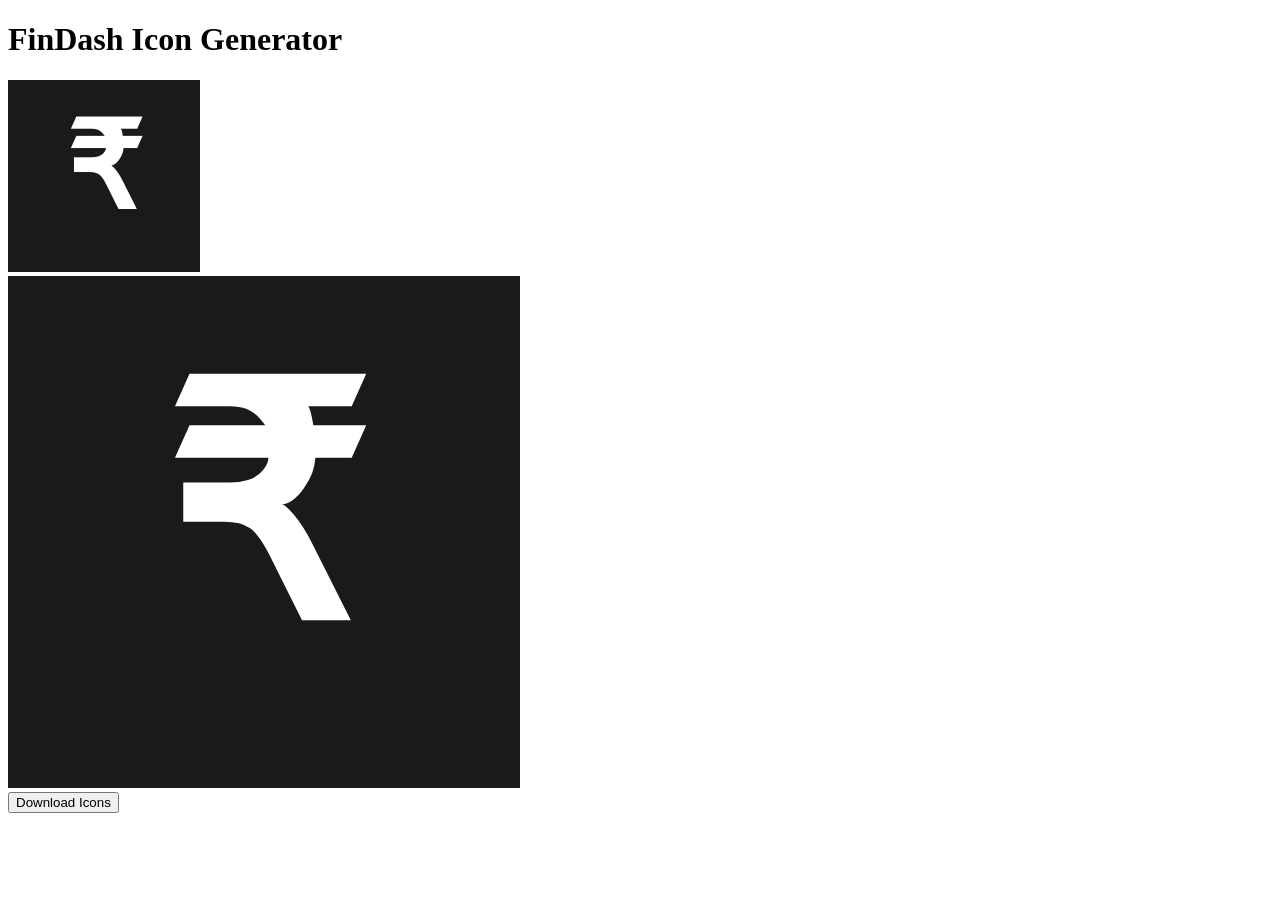
<file: create_icons.html>
<!DOCTYPE html>
<html>
<head>
    <title>Generate FinDash Icons</title>
</head>
<body>
    <h1>FinDash Icon Generator</h1>
    <canvas id="canvas192" width="192" height="192"></canvas>
    <br>
    <canvas id="canvas512" width="512" height="512"></canvas>
    <br>
    <button onclick="downloadIcons()">Download Icons</button>

    <script>
        // 192x192 Icon
        const canvas192 = document.getElementById('canvas192');
        const ctx192 = canvas192.getContext('2d');
        
        // Background
        ctx192.fillStyle = '#1a1a1a';
        ctx192.fillRect(0, 0, 192, 192);
        
        // Rupee Symbol (White)
        ctx192.fillStyle = '#ffffff';
        ctx192.font = 'bold 120px Arial';
        ctx192.textAlign = 'center';
        ctx192.textBaseline = 'middle';
        ctx192.fillText('₹', 96, 96);
        
        // 512x512 Icon
        const canvas512 = document.getElementById('canvas512');
        const ctx512 = canvas512.getContext('2d');
        
        // Background
        ctx512.fillStyle = '#1a1a1a';
        ctx512.fillRect(0, 0, 512, 512);
        
        // Rupee Symbol (White)
        ctx512.fillStyle = '#ffffff';
        ctx512.font = 'bold 320px Arial';
        ctx512.textAlign = 'center';
        ctx512.textBaseline = 'middle';
        ctx512.fillText('₹', 256, 256);
        
        function downloadIcons() {
            // Download 192x192
            const link192 = document.createElement('a');
            link192.download = 'icon-192.png';
            link192.href = canvas192.toDataURL();
            link192.click();
            
            // Download 512x512
            setTimeout(() => {
                const link512 = document.createElement('a');
                link512.download = 'icon-512.png';
                link512.href = canvas512.toDataURL();
                link512.click();
            }, 500);
            
            alert('Icons downloaded! Move them to C:\\Users\\Sony\\FinDash-PFAS\\static\\');
        }
    </script>
</body>
</html>
</file>
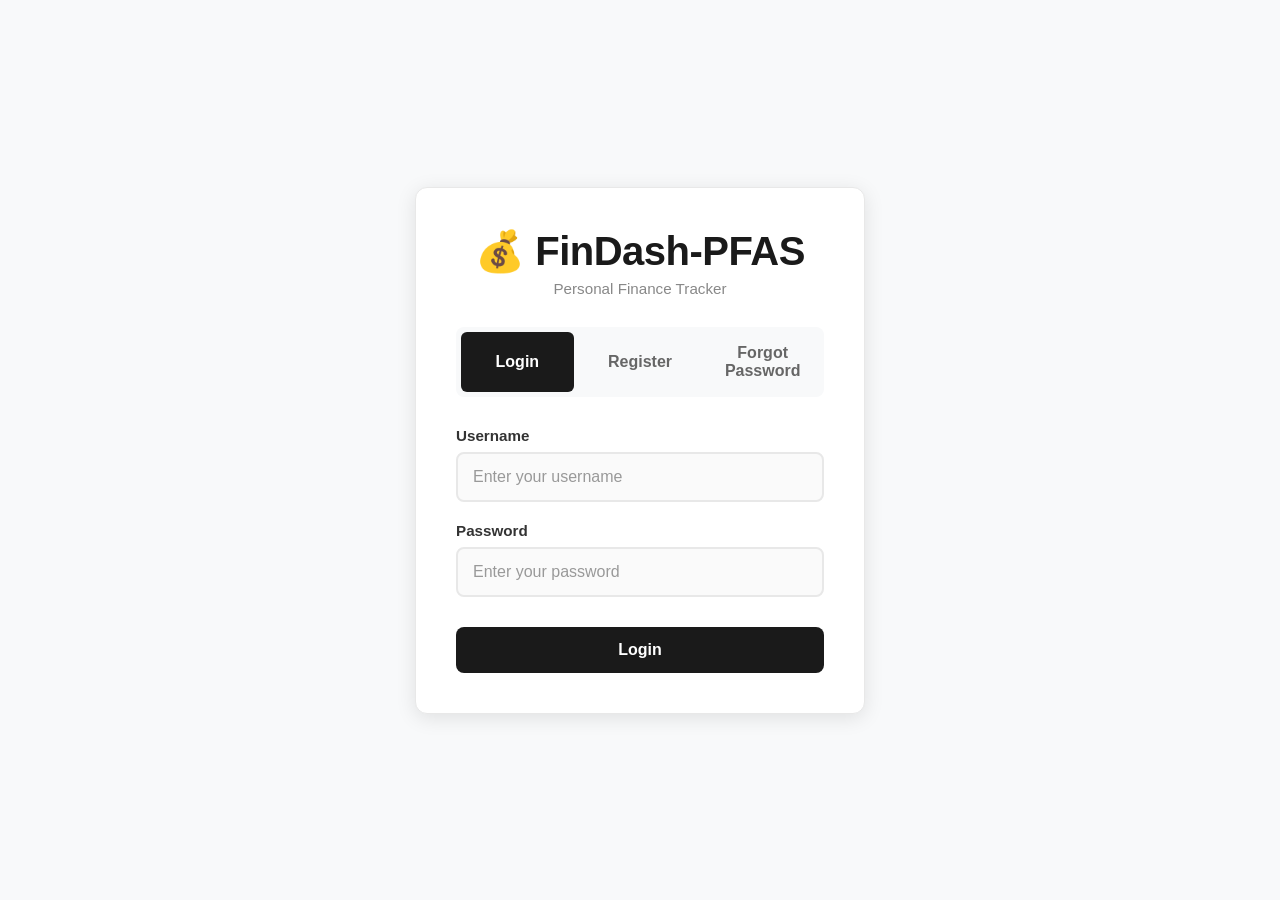
<file: templates/login.html>
<!DOCTYPE html>
<html>
<head>
    <meta charset="UTF-8">
    <meta name="viewport" content="width=device-width, initial-scale=1.0, maximum-scale=1.0, user-scalable=no">
    <title>FinDash - Login</title>
    
    <meta name="theme-color" content="#1a1a1a">
    <meta name="apple-mobile-web-app-capable" content="yes">
    <meta name="apple-mobile-web-app-status-bar-style" content="black">
    
    <style>
        * { margin: 0; padding: 0; box-sizing: border-box; }

        body {
            font-family: -apple-system, BlinkMacSystemFont, 'Segoe UI', Roboto, 'Helvetica Neue', Arial, sans-serif;
            background: #f8f9fa;
            min-height: 100vh;
            display: flex;
            justify-content: center;
            align-items: center;
            padding: 20px;
        }

        .login-container {
            background: white;
            padding: 40px;
            border-radius: 12px;
            box-shadow: 0 4px 20px rgba(0,0,0,0.1);
            width: 100%;
            max-width: 450px;
            border: 1px solid #e8e8e8;
        }

        .logo { text-align: center; margin-bottom: 30px; }
        .logo h1 { font-size: 2.5em; color: #1a1a1a; font-weight: 700; margin-bottom: 5px; letter-spacing: -0.5px; }
        .logo p { color: #888; font-size: 0.95em; }

        .tabs {
            display: flex;
            gap: 10px;
            margin-bottom: 30px;
            background: #f8f9fa;
            padding: 5px;
            border-radius: 8px;
            width: 100%;
        }

        .tab {
            flex: 1;
            padding: 12px;
            background: transparent;
            border: none;
            cursor: pointer;
            font-weight: 600;
            color: #666;
            border-radius: 6px;
            transition: all 0.3s;
            font-size: 1em;
        }

        .tab.active { background: #1a1a1a; color: white; }

        /* KEY FIX: forms hidden by default */
        .form-content { display: none; }
        .form-content.active { display: block; }

        .form-group { margin-bottom: 20px; }

        label { display: block; margin-bottom: 8px; color: #333; font-weight: 600; font-size: 0.95em; }

        input {
            width: 100%;
            padding: 14px 15px;
            border: 2px solid #e8e8e8;
            border-radius: 8px;
            font-size: 1em;
            transition: all 0.3s;
            background: #fafafa;
        }

        input:focus { outline: none; border-color: #1a1a1a; background: white; }
        input::placeholder { color: #999; }

        button[type="submit"] {
            width: 100%;
            padding: 14px;
            background: #1a1a1a;
            color: white;
            border: none;
            border-radius: 8px;
            font-size: 1em;
            font-weight: 600;
            cursor: pointer;
            transition: all 0.3s;
            margin-top: 10px;
        }

        button[type="submit"]:hover { background: #333; transform: translateY(-2px); }

        .message { padding: 12px; border-radius: 8px; margin-bottom: 20px; font-weight: 500; text-align: center; }
        .message.success { background: #eafaf1; color: #27ae60; border: 1px solid #27ae60; }
        .message.error { background: #fadbd8; color: #e74c3c; border: 1px solid #e74c3c; }

        @media (max-width: 480px) {
            .login-container { padding: 30px 20px; }
            .logo h1 { font-size: 2em; }
            input, button { font-size: 16px; }
        }
    </style>
</head>
<body>
    <div class="login-container">
        <div class="logo">
            <h1>💰 FinDash-PFAS</h1>
            <p>Personal Finance Tracker</p>
        </div>

        <div class="tabs">
            <button class="tab active" id="tabLogin" onclick="switchTab('login')">Login</button>
            <button class="tab" id="tabRegister" onclick="switchTab('register')">Register</button>
            <button class="tab" id="tabForgot" onclick="switchTab('forgot')">Forgot Password</button>

        </div>

        <div id="message"></div>

        <!-- Login Form -->
        <div id="loginForm" class="form-content active">
            <form onsubmit="handleLogin(event)">
                <div class="form-group">
                    <label>Username</label>
                    <input type="text" id="loginUsername" placeholder="Enter your username" required>
                </div>
                <div class="form-group">
                    <label>Password</label>
                    <input type="password" id="loginPassword" placeholder="Enter your password" required>
                </div>
                <button type="submit">Login</button>
            </form>
        </div>
        <!-- Forgot Password Form -->
        <div id="forgotForm" class="form-content">
            <form onsubmit="handleForgot(event)" id="forgotStepForm">
                <div id="forgotStep1">
                    <div class="form-group">
                        <label>Username</label>
                        <input type="text" id="forgotUsername" placeholder="Enter your username" required>
                    </div>
                    <button type="button" onclick="getSecurityQuestion()">Get Security Question</button>
                </div>
                <div id="forgotStep2" style="display:none;">
                    <div class="form-group">
                        <label id="secQuestionLabel" style="color:#3498db;font-size:1em;padding:10px;background:#eaf4fb;border-radius:8px;display:block;"></label>
                    </div>
                    <div class="form-group">
                        <label>Your Answer</label>
                        <input type="text" id="forgotAnswer" placeholder="Enter your answer">
                    </div>
                    <button type="button" onclick="verifyAnswer()">Verify Answer</button>
                </div>

                <div id="forgotStep3" style="display:none;">
                    <div style="background:#eafaf1;color:#27ae60;padding:10px;border-radius:8px;margin-bottom:15px;font-weight:600;text-align:center;">✅ Answer Correct! Set your new password.</div>
                    <div class="form-group">
                        <label>New Password</label>
                        <input type="password" id="forgotNewPassword" placeholder="Enter new password">
                    </div>
                    <div class="form-group">
                        <label>Confirm New Password</label>
                        <input type="password" id="forgotConfirmPassword" placeholder="Confirm new password">
                    </div>
                    <button type="button" onclick="resetPassword()">Reset Password</button>
                </div>
            </form>
        </div>
        <!-- Register Form -->
        <div id="registerForm" class="form-content">
            <form onsubmit="handleRegister(event)">
                <div class="form-group">
                    <label>Username</label>
                    <input type="text" id="regUsername" placeholder="Choose a username" required>
                </div>
                <div class="form-group">
                    <label>Full Name</label>
                    <input type="text" id="regFullname" placeholder="Enter your full name">
                </div>
                <div class="form-group">
                    <label>Email</label>
                    <input type="email" id="regEmail" placeholder="Enter your email">
                </div>
                <div class="form-group">
                    <label>Password</label>
                    <input type="password" id="regPassword" placeholder="Create a password" required>
                </div>
                <button type="submit">Register</button>
            </form>
        </div>
    </div>

    <script>
        // KEY FIX: use getElementById instead of event.target
        function switchTab(tab) {
            document.getElementById('tabLogin').classList.toggle('active', tab === 'login');
            document.getElementById('tabRegister').classList.toggle('active', tab === 'register');
            document.getElementById('tabForgot').classList.toggle('active', tab === 'forgot');
            document.getElementById('loginForm').classList.toggle('active', tab === 'login');
            document.getElementById('registerForm').classList.toggle('active', tab === 'register');
            document.getElementById('forgotForm').classList.toggle('active', tab === 'forgot');
            document.getElementById('message').innerHTML = '';
        }

        async function getSecurityQuestion() {
            const username = document.getElementById('forgotUsername').value.trim();
            if (!username) { showMessage('Please enter your username!', 'error'); return; }
            try {
                const res = await fetch('/api/get-security-question', {
                    method: 'POST',
                    headers: { 'Content-Type': 'application/json' },
                    body: JSON.stringify({ username })
                });
                const data = await res.json();
                if (data.success) {
                    document.getElementById('secQuestionLabel').textContent = '❓ ' + data.question;
                    document.getElementById('forgotStep1').style.display = 'none';
                    document.getElementById('forgotStep2').style.display = 'block';
                } else {
                    showMessage(data.message, 'error');
                }
            } catch (e) {
                showMessage('Error connecting to server', 'error');
            }
        }

        async function verifyAnswer() {
            const username = document.getElementById('forgotUsername').value.trim();
            const answer = document.getElementById('forgotAnswer').value.trim();
            if (!answer) { showMessage('Please enter your answer!', 'error'); return; }
            try {
                const res = await fetch('/api/verify-answer', {
                    method: 'POST',
                    headers: { 'Content-Type': 'application/json' },
                    body: JSON.stringify({ username, answer })
                });
                const data = await res.json();
                if (data.success) {
                    document.getElementById('forgotStep2').style.display = 'none';
                    document.getElementById('forgotStep3').style.display = 'block';
                    document.getElementById('message').innerHTML = '';
                } else {
                    showMessage(data.message, 'error');
                }
            } catch (e) {
                showMessage('Error connecting to server', 'error');
            }
        }

        async function resetPassword() {
            const username = document.getElementById('forgotUsername').value.trim();
            const newPass = document.getElementById('forgotNewPassword').value;
            const confirmPass = document.getElementById('forgotConfirmPassword').value;
            if (!newPass || !confirmPass) { showMessage('Please enter new password!', 'error'); return; }
            if (newPass !== confirmPass) { showMessage('Passwords do not match!', 'error'); return; }
            if (newPass.length < 6) { showMessage('Password must be at least 6 characters!', 'error'); return; }
            try {
                const res = await fetch('/api/reset-password-verified', {
                    method: 'POST',
                    headers: { 'Content-Type': 'application/json' },
                    body: JSON.stringify({ username, new_password: newPass })
                });
                const data = await res.json();
                if (data.success) {
                    showMessage('✅ ' + data.message + ' Please login!', 'success');
                    setTimeout(() => switchTab('login'), 2000);
                } else {
                    showMessage(data.message, 'error');
                }
            } catch (e) {
                showMessage('Error connecting to server', 'error');
            }
            document.getElementById('loginForm').classList.toggle('active', tab === 'login');
            document.getElementById('registerForm').classList.toggle('active', tab === 'register');
            document.getElementById('message').innerHTML = '';
        }
        async function handleLogin(e) {
            e.preventDefault();
            const username = document.getElementById('loginUsername').value;
            const password = document.getElementById('loginPassword').value;
            try {
                const response = await fetch('/api/login', {
                    method: 'POST',
                    headers: {'Content-Type': 'application/json'},
                    body: JSON.stringify({ username, password })
                });
                const data = await response.json();
                if (data.success) {
                    showMessage('Login successful! Redirecting...', 'success');
                    setTimeout(() => { window.location.href = '/'; }, 1000);
                } else {
                    showMessage(data.message || 'Invalid username or password', 'error');
                }
            } catch (error) {
                showMessage('Login failed. Please try again.', 'error');
            }
        }

        async function handleRegister(e) {
            e.preventDefault();
            const username = document.getElementById('regUsername').value;
            const fullname = document.getElementById('regFullname').value;
            const email = document.getElementById('regEmail').value;
            const password = document.getElementById('regPassword').value;
            try {
                const response = await fetch('/api/register', {
                    method: 'POST',
                    headers: {'Content-Type': 'application/json'},
                    body: JSON.stringify({ username, fullname, email, password })
                });
                const data = await response.json();
                if (data.success) {
                    showMessage('Registration successful! Redirecting...', 'success');
                    setTimeout(() => { window.location.href = '/'; }, 1000);
                } else {
                    showMessage(data.message || 'Registration failed', 'error');
                }
            } catch (error) {
                showMessage('Registration failed. Please try again.', 'error');
            }
        }

        function showMessage(text, type) {
            document.getElementById('message').innerHTML = `<div class="message ${type}">${text}</div>`;
        }
    </script>
</body>
</html>
</file>
